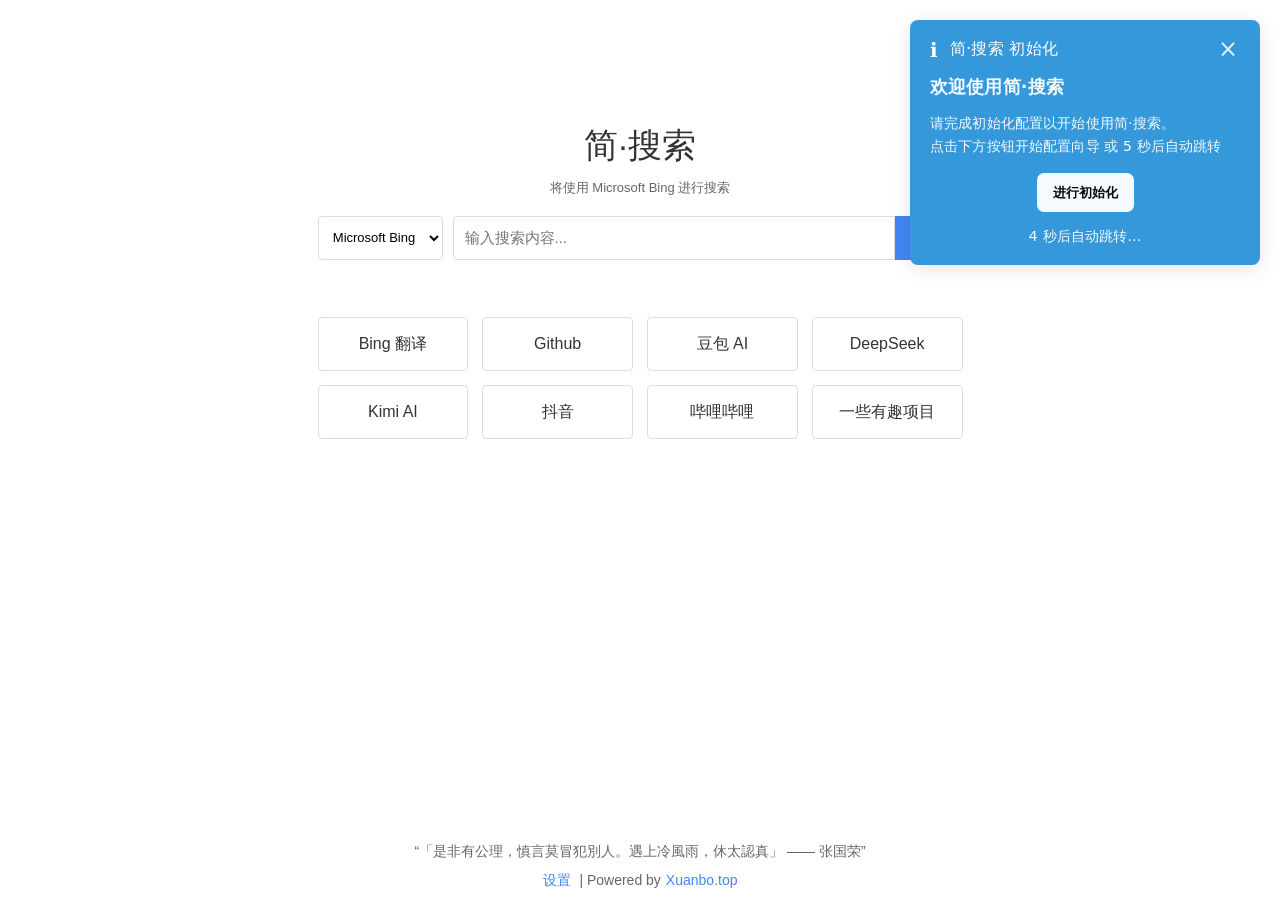
<file: index.html>
<!DOCTYPE html>
<html lang="zh-CN">
<head>
    <meta charset="UTF-8">
    <script src="simple-notice/index.js"></script>
    <meta name="viewport" content="width=device-width, initial-scale=1.0">
    <title>简·搜索</title>
    <script>
      // 立即设置主题防止闪烁
      // 1. 全局开启进度条
      SimpleNotify.configure({ showProgressBar: true });
      (function() {
          const savedTheme = localStorage.getItem('theme') || 'light';
          document.documentElement.setAttribute('data-bs-theme', savedTheme);
      })();

  </script>
    <link rel="stylesheet" href="style.css">
    <link rel="icon" href="./ico.png" type="image/png">
    <script src="UIsettings.js"></script>
    <script src="theme.js"></script>
    <style>
        .settings-overlay {
            position: fixed;
            inset: 0;
            background: rgba(0, 0, 0, 0.1);
            display: flex;
            align-items: center;
            justify-content: center;
            padding: 16px;
            z-index: 1200;
            backdrop-filter: blur(4px);
        }
        .settings-overlay.hidden {
            display: none;
        }
        .settings-modal {
            width: min(980px, 100%);
            max-height: calc(100vh - 40px);
            background: var(--bs-body-bg, #ffffff);
            border-radius: 16px;
            overflow: hidden;
            box-shadow: 0 20px 60px rgba(0, 0, 0, 0.35);
            border: 1px solid rgba(255,255,255,0.1);
            display: flex;
            flex-direction: column;
        }
        .settings-modal-header {
            display: flex;
            justify-content: space-between;
            align-items: center;
            padding: 0.85rem 1rem;
            background: var(--bs-tertiary-bg, #f8f9fa);
            border-bottom: 1px solid var(--bs-border-color, #dee2e6);
        }
        .settings-modal-title {
            margin: 0;
            font-size: 1rem;
            font-weight: 600;
            color: var(--bs-body-color, #222);
        }
        .settings-modal-close {
            background: transparent;
            border: 0;
            color: var(--bs-body-color, #222);
            font-size: 1.5rem;
            line-height: 1;
            cursor: pointer;
            padding: 0;
        }
        .settings-modal-actions {
            display: flex;
            align-items: center;
            gap: 0.45rem;
        }
        .settings-modal-action {
            background: transparent;
            border: 0;
            color: var(--bs-body-color, #222);
            font-size: 1rem;
            line-height: 1;
            cursor: pointer;
            padding: 0.2rem 0.4rem;
            border-radius: 6px;
        }
        .settings-modal-action:hover {
            background: rgba(0, 0, 0, 0.06);
        }
        .settings-modal iframe {
            width: 100%;
            height: calc(100vh - 76px);
            border: 0;
            background: transparent;
        }
        .quick-link-modal {
            width: min(1100px, 100%);
        }
        @media (max-width: 768px) {
            .settings-modal {
                width: 100%;
                height: 100%;
                max-height: none;
                border-radius: 0;
            }
            .settings-modal iframe {
                height: calc(100vh - 56px);
            }
        }
    </style>
</head>
<script>
if ('serviceWorker' in navigator) {
  window.addEventListener('load', function() {
    navigator.serviceWorker.register('sw.js').then(function(registration) {
      console.log('ServiceWorker 注册成功:', registration.scope);
    }, function(err) {
      console.log('ServiceWorker 注册失败:', err);
    });
  });
}
</script>
<body>
    <div class="weather-display" id="weatherDisplay"></div>
    <div class="container">
        <h1 class="search-title">简·搜索</h1>
        <div class="search-subtitle" id="searchSubtitle">将使用 Microsoft Bing 进行搜索</div>
        
        <div class="search-row">
            <div class="engine-selector">
                <select id="engineSelect"></select>
            </div>
            <div class="search-box">
                <input type="text" id="searchInput" placeholder="输入搜索内容..." autocomplete="off" autofocus>
                <button id="searchButton">搜索</button>
            </div>
        </div>
        <ul id="suggestions"></ul>
        <br>
        <div class="quick-links" id="quickLinks"></div>
    </div>

    <div class="footer">
        <div class="hitokoto" id="hitokoto"></div>
        <div class="links">
            <a href="./function/settings/index.html" class="open-settings-link">设置</a> | Powered by<a href="http://xuanbo.top" target="_blank">Xuanbo.top</a>
        </div>
        <div class="links-OnlySettings">
            <a href="./function/settings/index.html" class="open-settings-link">设置</a>
        </div>
    </div>
    <div id="settingsOverlay" class="settings-overlay hidden" aria-hidden="true">
        <div class="settings-modal" role="dialog" aria-modal="true" aria-label="设置">
            <div class="settings-modal-header">
                <h2 class="settings-modal-title">设置</h2>
                <button id="closeSettingsOverlay" class="settings-modal-close" type="button" aria-label="关闭设置">×</button>
            </div>
            <iframe id="settingsIframe" src="./function/settings/index.html" title="简·搜索 设置页面"></iframe>
        </div>
    </div>
    <div id="quickLinkOverlay" class="settings-overlay hidden" aria-hidden="true">
        <div class="settings-modal quick-link-modal" role="dialog" aria-modal="true" aria-label="快捷链接">
            <div class="settings-modal-header">
                <h2 class="settings-modal-title" id="quickLinkModalTitle">快捷链接</h2>
                <div class="settings-modal-actions">
                    <button id="quickLinkOpenNewTabBtn" class="settings-modal-action" type="button" title="在新标签页打开" aria-label="在新标签页打开">↗</button>
                    <button id="quickLinkInfoBtn" class="settings-modal-action" type="button" title="实验室功能说明" aria-label="实验室功能说明">ℹ</button>
                    <button id="closeQuickLinkOverlay" class="settings-modal-close" type="button" aria-label="关闭快捷链接">×</button>
                </div>
            </div>
            <iframe id="quickLinkIframe" title="快捷链接内容"></iframe>
        </div>
    </div>
    <script src="script.js"></script>
    <script src="title.js"></script>
</body>
</html>
</file>
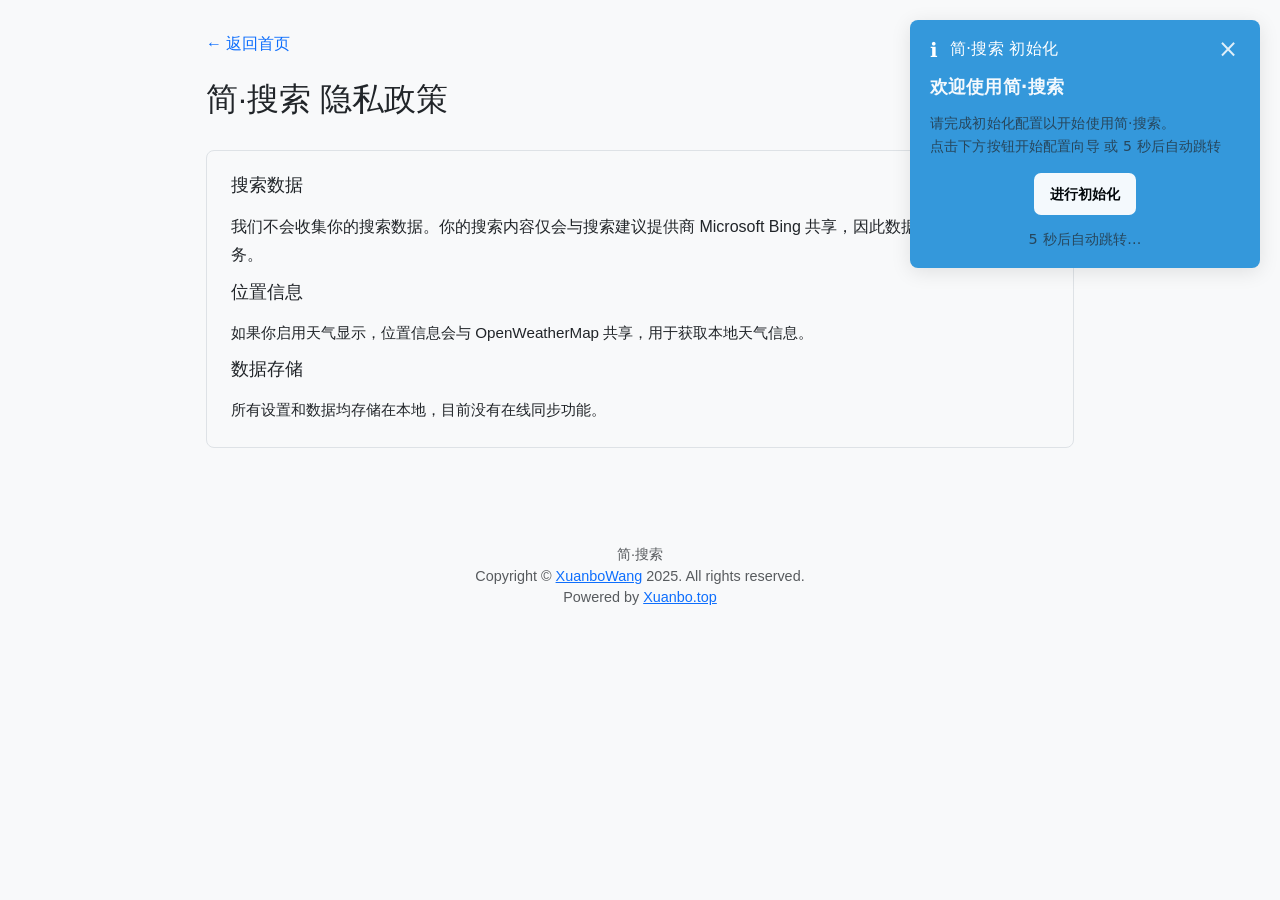
<file: privacypolicy/index.html>
<!DOCTYPE html>
<html lang="zh-CN" data-bs-theme="light">
<head>
  <meta charset="UTF-8">
  <meta name="viewport" content="width=device-width, initial-scale=1.0">
  <meta name="robots" content="noindex">
  <title>隐私政策 - 简·搜索</title>
  <script src="../simple-notice/index.js" async></script>
  <script src="../theme.js"></script>
  <script src="../UIsettings.js"></script>
  <link href="../bootstrap-5.3.8-dist/css/bootstrap.min.css" rel="stylesheet">
  <link rel="stylesheet" href="../style.css">
  <link rel="icon" href="../ico.png" type="image/png">
  <style>
    .policy-wrapper {
      max-width: 900px;
      margin: 2rem auto;
      padding: 0 1rem;
    }

    .policy-header {
      margin-bottom: 2rem;
    }

    .policy-header h1 {
      font-size: 2rem;
      margin-bottom: 0.5rem;
      font-weight: 500;
      color: var(--bs-body-color);
    }

    .policy-content {
      line-height: 1.8;
      color: var(--bs-body-color);
    }

    .policy-section {
      margin-bottom: 2rem;
      padding: 1.5rem;
      border-radius: 8px;
      background-color: var(--bs-tertiary-bg);
      border: 1px solid var(--bs-border-color);
      transition: all 0.3s ease;
    }

    .policy-section h2 {
      font-size: 1.1rem;
      font-weight: 500;
      margin-bottom: 1rem;
      color: var(--bs-body-color);
    }

    .policy-section p {
      margin-bottom: 0.75rem;
      font-size: 0.95rem;
    }

    .policy-section p:last-child {
      margin-bottom: 0;
    }

    .back-link {
      display: inline-block;
      margin-bottom: 1.5rem;
      color: var(--bs-link-color);
      text-decoration: none;
      transition: color 0.3s ease;
    }

    .back-link:hover {
      text-decoration: underline;
    }

    @media (max-width: 768px) {
      .policy-wrapper {
        padding: 0 0.5rem;
        margin: 1rem auto;
      }

      .policy-header h1 {
        font-size: 1.5rem;
      }

      .policy-section {
        padding: 1rem;
      }
    }
  </style>
</head>
<body class="bg-body-tertiary">
  <div class="policy-wrapper">
    <a href="../" class="back-link">← 返回首页</a>

    <div class="policy-header">
      <h1>简·搜索 隐私政策</h1>
    </div>

    <div class="policy-content">
      <div class="policy-section">
        <h2>搜索数据</h2>
        <p></p>我们不会收集你的搜索数据。你的搜索内容仅会与搜索建议提供商 Microsoft Bing 共享，因此数据仅用于搜索建议服务。</p>
        <h2>位置信息</h2>
        <p>如果你启用天气显示，位置信息会与 OpenWeatherMap 共享，用于获取本地天气信息。</p>
        <h2>数据存储</h2>
        <p>所有设置和数据均存储在本地，目前没有在线同步功能。</p>
      </div>
    </div>
  </div>

  <div style="text-align:center; margin-top:2rem; margin-bottom:1.5rem; color: var(--bs-secondary-color); font-size: 0.9rem;">
    简·搜索
    <p>Copyright © <a href="https://github.com/XuanboWangCN" target="_blank">XuanboWang</a> 2025. All rights reserved.<br>
    Powered by <a href="https://xuanbo.top" target="_blank">Xuanbo.top</a><br></p>
  </div>

  <script src="../bootstrap-5.3.8-dist/js/bootstrap.bundle.min.js"></script>
  <script src="../script.js"></script>
</body>
</html>
</file>
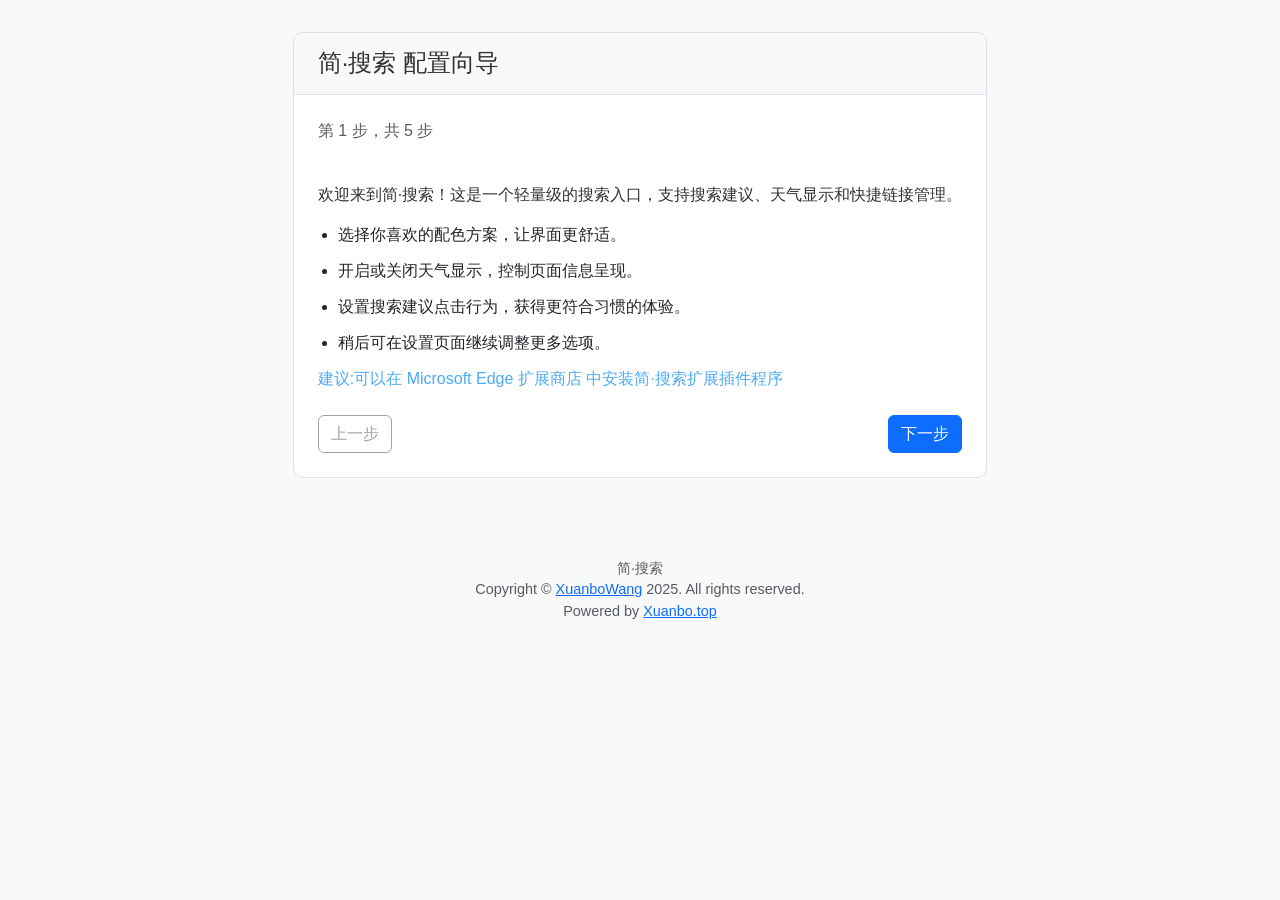
<file: function/oobe/index.html>
<!DOCTYPE html>
<html lang="zh-CN" data-bs-theme="light">
<head>
    <meta charset="UTF-8">
    <meta name="viewport" content="width=device-width, initial-scale=1.0">
    <meta name="robots" content="noindex">
    <title>简·搜索 配置向导</title>
    <script src="../../simple-notice/index.js" async></script>
    <link href="../../bootstrap-5.3.8-dist/css/bootstrap.min.css" rel="stylesheet">
    <link rel="stylesheet" href="../../style.css">
    <link rel="icon" href="../../ico.png" type="image/png">
    <script src="../../theme.js"></script>
    <style>
        .settings-wrapper {
            max-width: 900px;
            margin: 2rem auto;
            padding: 0 1rem;
        }
        .settings-panel {
            border-radius: 10px;
            border: 1px solid var(--bs-border-color);
            background: var(--bs-body-bg);
            overflow: hidden;
            margin-bottom: 1.5rem;
        }
        .settings-header {
            padding: 1rem 1.5rem;
            background-color: var(--bs-tertiary-bg);
            border-bottom: 1px solid var(--bs-border-color);
        }
        .settings-body {
            padding: 1.5rem;
        }
        .settings-section {
            padding: 1.5rem 0;
            border-bottom: 1px solid var(--bs-border-color);
            margin-bottom: 1.5rem;
        }
        .settings-section:last-child {
            border-bottom: none;
            margin-bottom: 0;
            padding-bottom: 0;
        }
        .feature-list {
            margin: 0;
            padding-left: 1.25rem;
            color: var(--bs-body-color);
        }
        .feature-list li {
            margin-bottom: 0.75rem;
        }
        .oobe-note {
            color: var(--bs-secondary-color);
        }
        .wizard-step {
            display: none;
        }
        .wizard-step.active {
            display: block;
        }
        .addon-link {
            color: #4dabf7 !important;
        }
    </style>
</head>
<body class="bg-body-tertiary">
    <div class="settings-wrapper">
        <div class="settings-panel">
            <div class="settings-header">
                <h1 class="h4 mb-0">简·搜索 配置向导</h1>
            </div>
            <div class="settings-body">
                <div class="wizard-status mb-3">
                    <div class="text-muted">第 <span id="oobe-step-number">1</span> 步，共 5 步</div>
                </div>
                <div class="wizard-step active" data-step="1">
                    <div class="settings-section">
                        <p>欢迎来到简·搜索！这是一个轻量级的搜索入口，支持搜索建议、天气显示和快捷链接管理。</p>
                        <ul class="feature-list">
                            <li>选择你喜欢的配色方案，让界面更舒适。</li>
                            <li>开启或关闭天气显示，控制页面信息呈现。</li>
                            <li>设置搜索建议点击行为，获得更符合习惯的体验。</li>
                            <li>稍后可在设置页面继续调整更多选项。</li>
                        </ul>
                        <p><a href="https://microsoftedge.microsoft.com/addons/detail/%E7%AE%80%C2%B7%E6%90%9C%E7%B4%A2-%E6%96%B0%E6%A0%87%E7%AD%BE%E9%A1%B5%E8%B5%B7%E5%A7%8B%E9%A1%B5/deadphldhahcdcfnegoneoneipkddhmn" class="link-secondary text-decoration-none addon-link mb-4">建议:可以在 Microsoft Edge 扩展商店 中安装简·搜索扩展插件程序</a></p>
                    </div>

                </div>
                <div class="wizard-step d-none" data-step="2">
                    <div class="settings-section">
                        <h2 class="h5 mb-3">隐私政策</h2>
                        <p>我们不会收集你的搜索数据。你的搜索内容仅会与搜索建议提供商 Microsoft Bing 共享，因此数据仅用于搜索建议服务。</p>
                        <p>如果你启用天气显示，位置信息会与 OpenWeatherMap 共享，用于获取本地天气信息。</p>
                        <p>所有设置和数据均存储在本地，目前没有在线同步功能。</p>
                        <div class="form-check">
                            <input class="form-check-input" type="checkbox" id="oobePrivacyAgree">
                            <label class="form-check-label" for="oobePrivacyAgree">我已阅读并同意隐私政策</label>
                        </div>
                    </div>
                </div>
                <div class="wizard-step d-none" data-step="3">
                    <div class="settings-section">
                        <h2 class="h5 mb-3">配色方案</h2>
                        <div class="mb-3">
                            <label class="form-label" for="oobeThemeSelect">选择主题</label>
                            <select class="form-select" id="oobeThemeSelect">
                                <option value="light">浅色模式</option>
                                <option value="dark">深色模式</option>
                                <option value="dark-Google">深色模式 - Google样式</option>
                                <option value="dark-Edge">深色模式 - MsEdge样式</option>
                            </select>
                            <div class="form-text">设置首页和设置页面的配色风格。</div>
                        </div>
                    </div>
                    <p><a href="https://microsoftedge.microsoft.com/addons/detail/%E7%AE%80%C2%B7%E6%90%9C%E7%B4%A2-%E6%96%B0%E6%A0%87%E7%AD%BE%E9%A1%B5%E8%B5%B7%E5%A7%8B%E9%A1%B5/deadphldhahcdcfnegoneoneipkddhmn" class="link-secondary text-decoration-none addon-link mb-4">建议:你可以在 Microsoft Edge 扩展商店 中安装简·搜索扩展插件程序</a></p>
                </div>
                <div class="wizard-step d-none" data-step="4">
                    <div class="settings-section">
                        <h2 class="h5 mb-3">显示设置</h2>
                        <div class="mb-3 form-check form-switch">
                            <input class="form-check-input" type="checkbox" id="oobeWeatherToggle">
                            <label class="form-check-label" for="oobeWeatherToggle">显示天气信息</label>
                        </div>
                    </div>
                    <div class="settings-section">
                        <h2 class="h5 mb-3">搜索建议行为</h2>
                        <div class="mb-3">
                            <label class="form-label" for="oobeSuggestionBehavior">点击搜索建议后的行为</label>
                            <select class="form-select" id="oobeSuggestionBehavior">
                                <option value="fill">填充到搜索框（需手动点击搜索）</option>
                                <option value="direct">直接跳转搜索结果</option>
                            </select>
                            <div class="form-text">选择点击建议后是否直接打开搜索结果。</div>
                        </div>
                        <div class="mb-3">
                            <label class="form-label" for="oobeSearchOpenMode">搜索结果打开方式</label>
                            <select class="form-select" id="oobeSearchOpenMode">
                                <option value="newTab">在新标签页打开</option>
                                <option value="current">在当前标签页打开</option>
                            </select>
                            <div class="form-text">选择搜索或直接跳转时是在新标签页打开还是在当前标签页打开。</div>
                        </div>
                    </div>
                    <p><a href="https://microsoftedge.microsoft.com/addons/detail/%E7%AE%80%C2%B7%E6%90%9C%E7%B4%A2-%E6%96%B0%E6%A0%87%E7%AD%BE%E9%A1%B5%E8%B5%B7%E5%A7%8B%E9%A1%B5/deadphldhahcdcfnegoneoneipkddhmn" class="link-secondary text-decoration-none addon-link mb-4" target="_blank">建议:你可以在 Microsoft Edge 扩展商店 中安装简·搜索扩展插件程序</a></p>
                </div>
                <div class="wizard-step d-none" data-step="5">
                    <div class="settings-section">
                        <h2 class="h5 mb-3">确认并完成</h2>
                        <p class="oobe-note">初始化后，将保存你的配色、天气显示和搜索建议行为设置。你也可以在设置页面继续调整更多选项。</p>
                        <ul class="feature-list" id="oobe-summary"></ul>
                        <button id="finishOobe" class="btn btn-primary w-100">开始使用</button>
                        <!-- <p class="text-center mt-3"><a href="../../index.html" class="link-secondary">稍后再配置，返回首页</a></p> -->
                    </div>
                    <p><a href="https://microsoftedge.microsoft.com/addons/detail/%E7%AE%80%C2%B7%E6%90%9C%E7%B4%A2-%E6%96%B0%E6%A0%87%E7%AD%BE%E9%A1%B5%E8%B5%B7%E5%A7%8B%E9%A1%B5/deadphldhahcdcfnegoneoneipkddhmn" class="link-secondary text-decoration-none addon-link mb-4">建议:你可以在 Microsoft Edge 扩展商店 中安装简·搜索扩展插件程序</a></p>
                </div>
                <div class="d-flex justify-content-between mt-4">
                    <button id="oobe-prev" class="btn btn-outline-secondary" disabled>上一步</button>
                    <button id="oobe-next" class="btn btn-primary">下一步</button>
                </div>
            </div>
        </div>
    </div>
    <div style="text-align:center; margin-top:1.5rem; color: var(--bs-secondary-color); font-size: 0.9rem;">
        简·搜索
        <p>Copyright © <a href="https://github.com/XuanboWangCN" target="_blank">XuanboWang</a> 2025. All rights reserved.<br>
        Powered by <a href="https://xuanbo.top" target="_blank">Xuanbo.top</a><br></p>
    </div>
    <script src="oobe.js"></script>
</body>
</html>
</file>
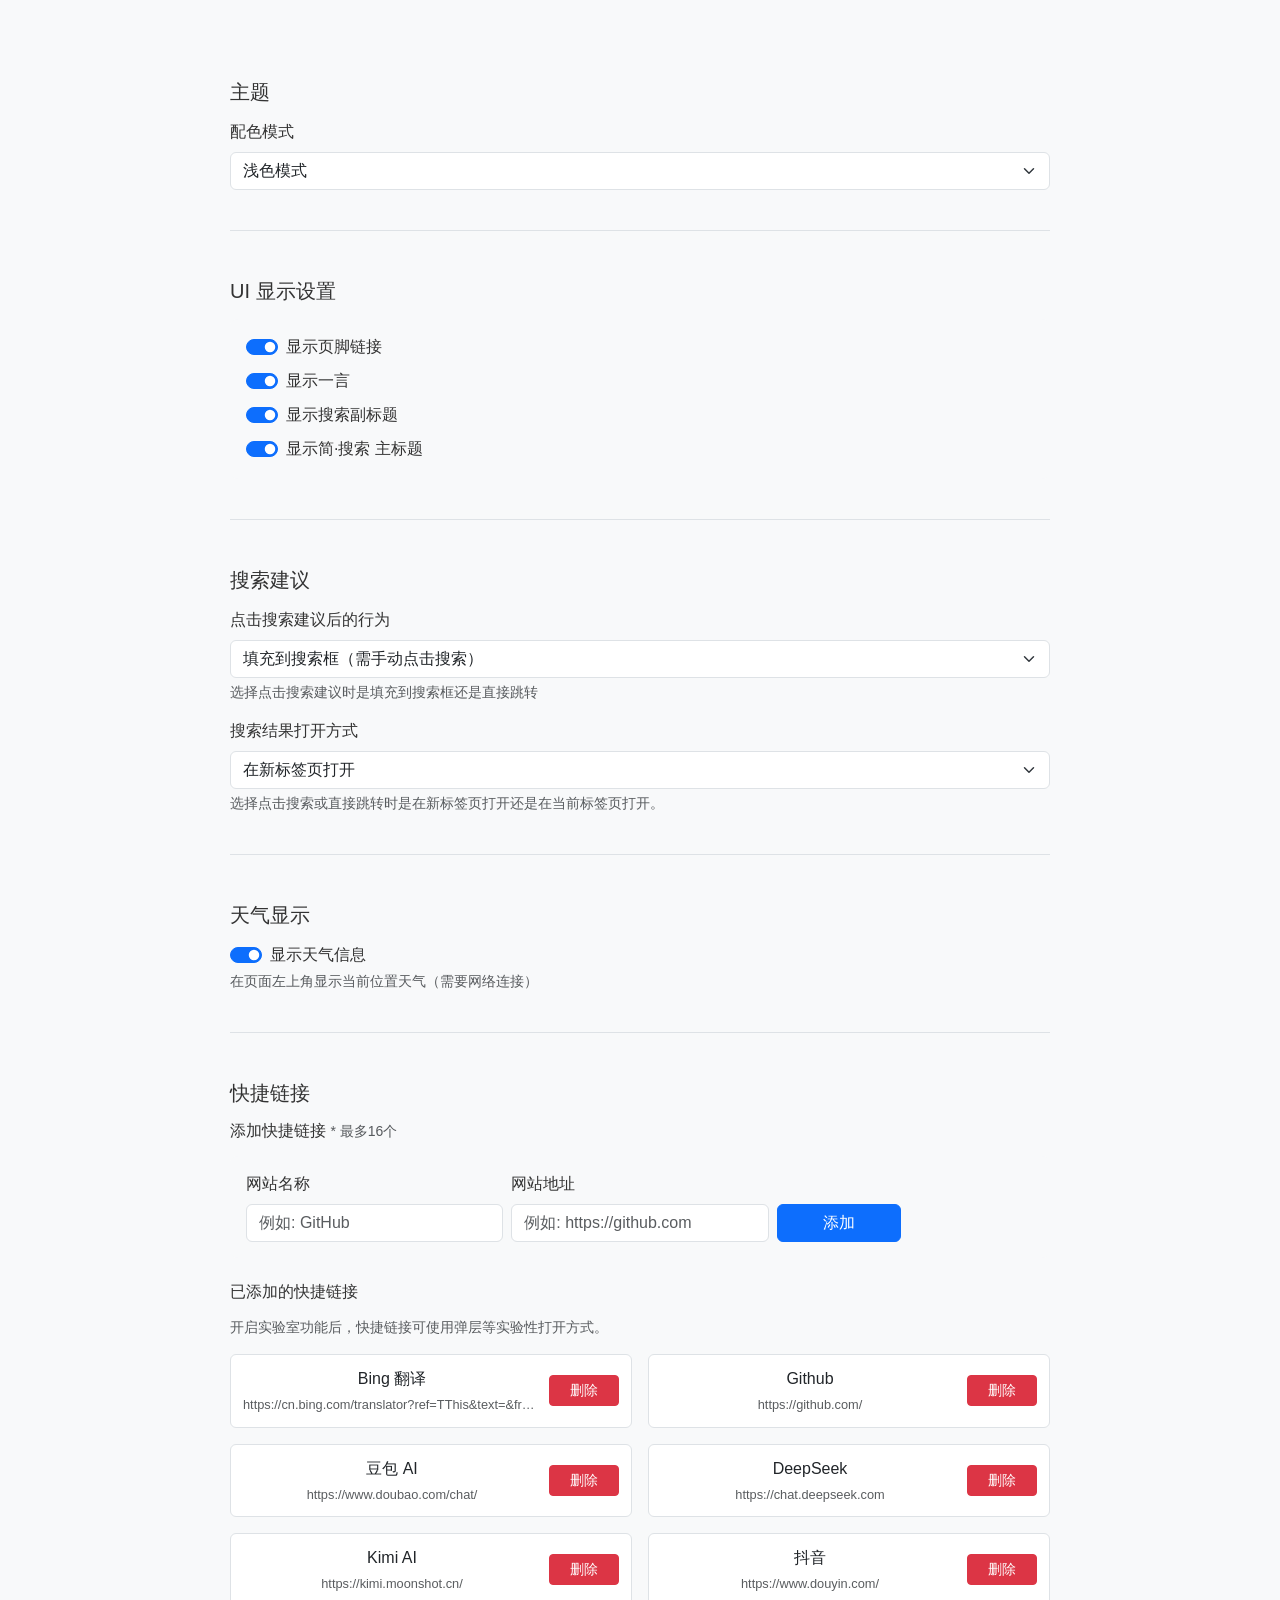
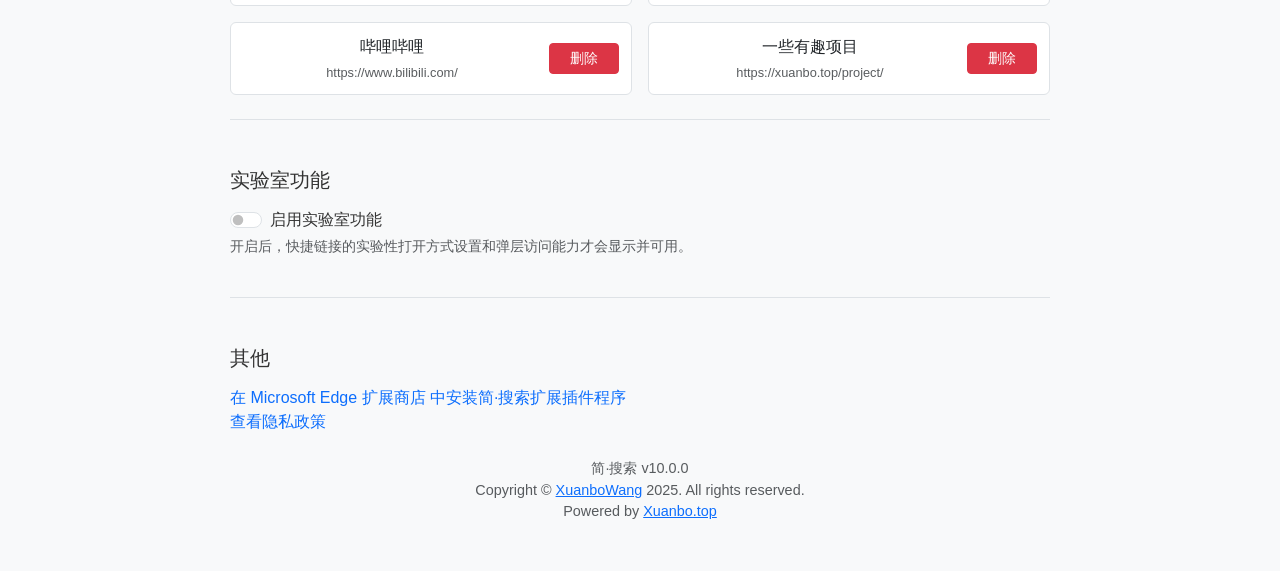
<file: function/settings/index.html>
<!DOCTYPE html>
<html lang="zh-CN" data-bs-theme="light">
<head>
    <meta charset="UTF-8">
    <meta name="viewport" content="width=device-width, initial-scale=1.0">
    <meta name="robots" content="noindex">
    <title>设置 - 简·搜索</title>
    <script src="../../simple-notice/index.js" async></script>
    <script src="../../theme.js"></script>
    <script src="../../UIsettings.js"></script>
    <link href="../../bootstrap-5.3.8-dist/css/bootstrap.min.css" rel="stylesheet">
    <link rel="stylesheet" href="../../style.css">
    <link rel="icon" href="../../ico.png" type="image/png">
    <style>
        .settings-wrapper {
            max-width: 900px;
            margin: 2rem auto;
            padding: 0 1rem;
        }
        
        .settings-panel {
            border: none;
            background: transparent;
            overflow: visible;
            margin-bottom: 1.5rem;
        }
        
        .settings-header {
            display: none;
        }
        
        .settings-body {
            padding: 0;
        }
        
        .settings-section {
            padding: 1.5rem 0;
            border-bottom: 1px solid var(--bs-border-color);
            margin-bottom: 1.5rem;
            margin-left: 1.5rem;
            margin-right: 1.5rem;
        }
        
        .settings-section:first-child {
            margin-top: 1.5rem;
        }
        
        .settings-section:last-child {
            border-bottom: none;
            margin-bottom: 1.5rem;
            padding-bottom: 0;
        }
        
        /* 修改为固定两列布局 */
        .quick-links-container {
            display: grid;
            grid-template-columns: repeat(2, 1fr);
            gap: 1rem;
        }
        
        /* 快捷链接项样式优化 */
        .quick-link-item {
            display: flex;
            align-items: center;
            padding: 0.75rem;
            border-radius: 6px;
            background-color: var(--bs-body-bg);
            border: 1px solid var(--bs-border-color);
            transition: all 0.2s ease;
            min-width: 0;
            max-width: 100%;
            box-sizing: border-box;
        }
        
        .quick-link-item:hover {
            background-color: var(--bs-tertiary-bg);
        }
        
        .quick-link-content {
            flex: 1;
            min-width: 0;
            padding-right: 0.5rem;
            overflow: hidden;
        }
        
        .quick-link-name {
            font-weight: 500;
            margin-bottom: 0.25rem;
            white-space: nowrap;
            overflow: hidden;
            text-overflow: ellipsis;
            color: var(--bs-body-color);
        }
        
        .quick-link-url {
            color: var(--bs-secondary-color);
            font-size: 0.8rem;
            white-space: nowrap;
            overflow: hidden;
            text-overflow: ellipsis;
            display: block;
        }
        
        .btn-delete {
            flex-shrink: 0;
            width: 70px;
        }

        .quick-link-actions {
            display: flex;
            align-items: center;
            gap: 0.5rem;
            flex-shrink: 0;
        }

        .quick-link-actions .form-select {
            min-width: 96px;
            width: 96px;
        }

        .quick-link-actions.lab-disabled {
            gap: 0;
        }
        
        .empty-message {
            color: var(--bs-secondary-color);
            text-align: center;
            padding: 1.5rem 0;
            grid-column: 1 / -1;
        }
        
        .addon-link {
            color: #4dabf7 !important;
        }
        
        .add-quicklink-form {
            padding: 1rem;
            border-radius: 8px;
            background-color: var(--bs-tertiary-bg);
            margin-bottom: 1.5rem;
        }
        
        .footer-links {
            text-align: center;
            padding-top: 1.5rem;
            margin-top: 1.5rem;
            border-top: 1px solid var(--bs-border-color);
        }

        .settings-wrapper > div:last-child {
            margin-left: 1.5rem;
            margin-right: 1.5rem;
        }
        
        @media (max-width: 768px) {
            .settings-wrapper {
                padding: 0;
            }
            
            /* 小屏幕下改为单列 */
            .quick-links-container {
                grid-template-columns: 1fr;
            }
            
            .quick-link-item {
                flex-direction: row;
            }
            
            .btn-delete {
                width: 70px;
                margin-top: 0;
            }
        }
    </style>
</head>
<body class="bg-body-tertiary">
    <div class="settings-wrapper">
        <div class="settings-panel">
            <!--
            废弃的
            <div class="settings-header d-flex justify-content-between align-items-center flex-wrap gap-2">
                <h1 class="h4 mb-0">设置</h1>
                <a href="../../index.html" class="link-secondary text-decoration-none addon-link">← 返回 简·搜索</a>
            </div>
            -->
            <div class="settings-body">
                <!--h2 class="h5 mb-3"><p><a href="https://microsoftedge.microsoft.com/addons/detail/%E7%AE%80%C2%B7%E6%90%9C%E7%B4%A2-%E6%96%B0%E6%A0%87%E7%AD%BE%E9%A1%B5%E8%B5%B7%E5%A7%8B%E9%A1%B5/deadphldhahcdcfnegoneoneipkddhmn" class="link-secondary text-decoration-none addon-link mb-4" target="_blank">建议:你可以在 Microsoft Edge 扩展商店 中安装简·搜索扩展插件程序</a></p>
            </h2>-->
                <div class="settings-section">
                    <h2 class="h5 mb-3">主题</h2>
                    <div class="mb-3">
                        <label class="form-label">配色模式</label>
                        <select class="form-select" id="themeSelect">
                            <option value="light">浅色模式</option>
                            <option value="dark">深色模式</option>
                            <option value="dark-Google">深色模式 - Google样式</option>
                            <option value="dark-Edge">深色模式 - MsEdge样式</option>
                        </select>
                    </div>
                </div>
                
                <div class="settings-section">
                    <h2 class="h5 mb-3">搜索建议</h2>
                    <div class="mb-3">
                        <label class="form-label">点击搜索建议后的行为</label>
                        <select class="form-select" id="suggestionBehavior">
                            <option value="fill">填充到搜索框（需手动点击搜索）</option>
                            <option value="direct">直接跳转搜索结果</option>
                        </select>
                        <div class="form-text">选择点击搜索建议时是填充到搜索框还是直接跳转</div>
                    </div>
                    <div class="mb-3">
                        <label class="form-label">搜索结果打开方式</label>
                        <select class="form-select" id="searchOpenMode">
                            <option value="newTab">在新标签页打开</option>
                            <option value="current">在当前标签页打开</option>
                        </select>
                        <div class="form-text">选择点击搜索或直接跳转时是在新标签页打开还是在当前标签页打开。</div>
                    </div>
                </div>
                
                <div class="settings-section">
                    <h2 class="h5 mb-3">天气显示</h2>
                    <div class="mb-3">
                        <div class="form-check form-switch">
                            <input class="form-check-input" type="checkbox" role="switch" id="weatherToggle">
                            <label class="form-check-label" for="weatherToggle">显示天气信息</label>
                        </div>
                        <div class="form-text">在页面左上角显示当前位置天气（需要网络连接）</div>
                    </div>
                </div>
                
                <div class="settings-section">
                    <h2 class="h5 mb-3">快捷链接</h2>
                    <h3 class="h6 mb-3">添加快捷链接 <small class="text-muted">* 最多16个</small></h3>
                    <div class="add-quicklink-form">
                        <div class="row g-2">
                            <div class="col-md-4">
                                <label for="quickName" class="form-label">网站名称</label>
                                <input type="text" class="form-control" id="quickName" placeholder="例如: GitHub" maxlength="20">
                            </div>
                            <div class="col-md-4">
                                <label for="quickUrl" class="form-label">网站地址</label>
                                <input type="text" class="form-control" id="quickUrl" placeholder="例如: https://github.com">
                            </div>
                            <div class="col-md-2" id="quickOpenModeGroup">
                                <label for="quickOpenMode" class="form-label" id="quickOpenModeLabel">打开方式</label>
                                <select class="form-select" id="quickOpenMode">
                                    <option value="newTab">新标签页</option>
                                    <option value="current">当前页</option>
                                    <option value="popup">弹层</option>
                                </select>
                            </div>
                            <div class="col-md-2 d-flex align-items-end">
                                <button class="btn btn-primary w-100" id="addQuickLink">添加</button>
                            </div>
                        </div>
                    </div>
                    
                    <div class="mt-2">
                        <h3 class="h6 mb-3">已添加的快捷链接</h3>
                        <div class="form-text mt-2 mb-3" id="quickLinkLabHint">开启实验室功能后，快捷链接可使用弹层等实验性打开方式。</div>
                        <div class="quick-links-container" id="currentQuickLinks">
                            <div class="empty-message">暂未添加快捷网站</div>
                        </div>
                    </div>
                </div>

                <div class="settings-section">
                    <h2 class="h5 mb-3">实验室功能</h2>
                    <div class="mb-3">
                        <div class="form-check form-switch">
                            <input class="form-check-input" type="checkbox" role="switch" id="labFeatureToggle">
                            <label class="form-check-label" for="labFeatureToggle">启用实验室功能</label>
                        </div>
                        <div class="form-text">开启后，快捷链接的实验性打开方式设置和弹层访问能力才会显示并可用。</div>
                    </div>
                </div>
                <div class="settings-section">
                    <h2 class="h5 mb-3">其他</h2>
                    <div class="mb-3">
                        <a href="https://microsoftedge.microsoft.com/addons/detail/%E7%AE%80%C2%B7%E6%90%9C%E7%B4%A2-%E6%96%B0%E6%A0%87%E7%AD%BE%E9%A1%B5%E8%B5%B7%E5%A7%8B%E9%A1%B5/deadphldhahcdcfnegoneoneipkddhmn" target="_blank" class="" style="color: var(--bs-link-color); text-decoration: none;">在 Microsoft Edge 扩展商店 中安装简·搜索扩展插件程序</a>
                        <br><a href="https://s.xuanbo.top/privacypolicy/" target="_blank" class="" style="color: var(--bs-link-color); text-decoration: none;">查看隐私政策</a>
                    </div>
                </div>
            </div>
        </div>
    <div style="text-align:center; margin-top:1.5rem; color: var(--bs-secondary-color); font-size: 0.9rem;">
        简·搜索 v10.0.0
        <p>Copyright © <a href="https://github.com/XuanboWangCN" target="_blank">XuanboWang</a> 2025. All rights reserved.<br>
        Powered by <a href="https://xuanbo.top" target="_blank">Xuanbo.top</a><br></p>
    </div>

    <script src="../../bootstrap-5.3.8-dist/js/bootstrap.bundle.min.js"></script>
    <script src="../../script.js"></script>
</body>
</html>
</file>
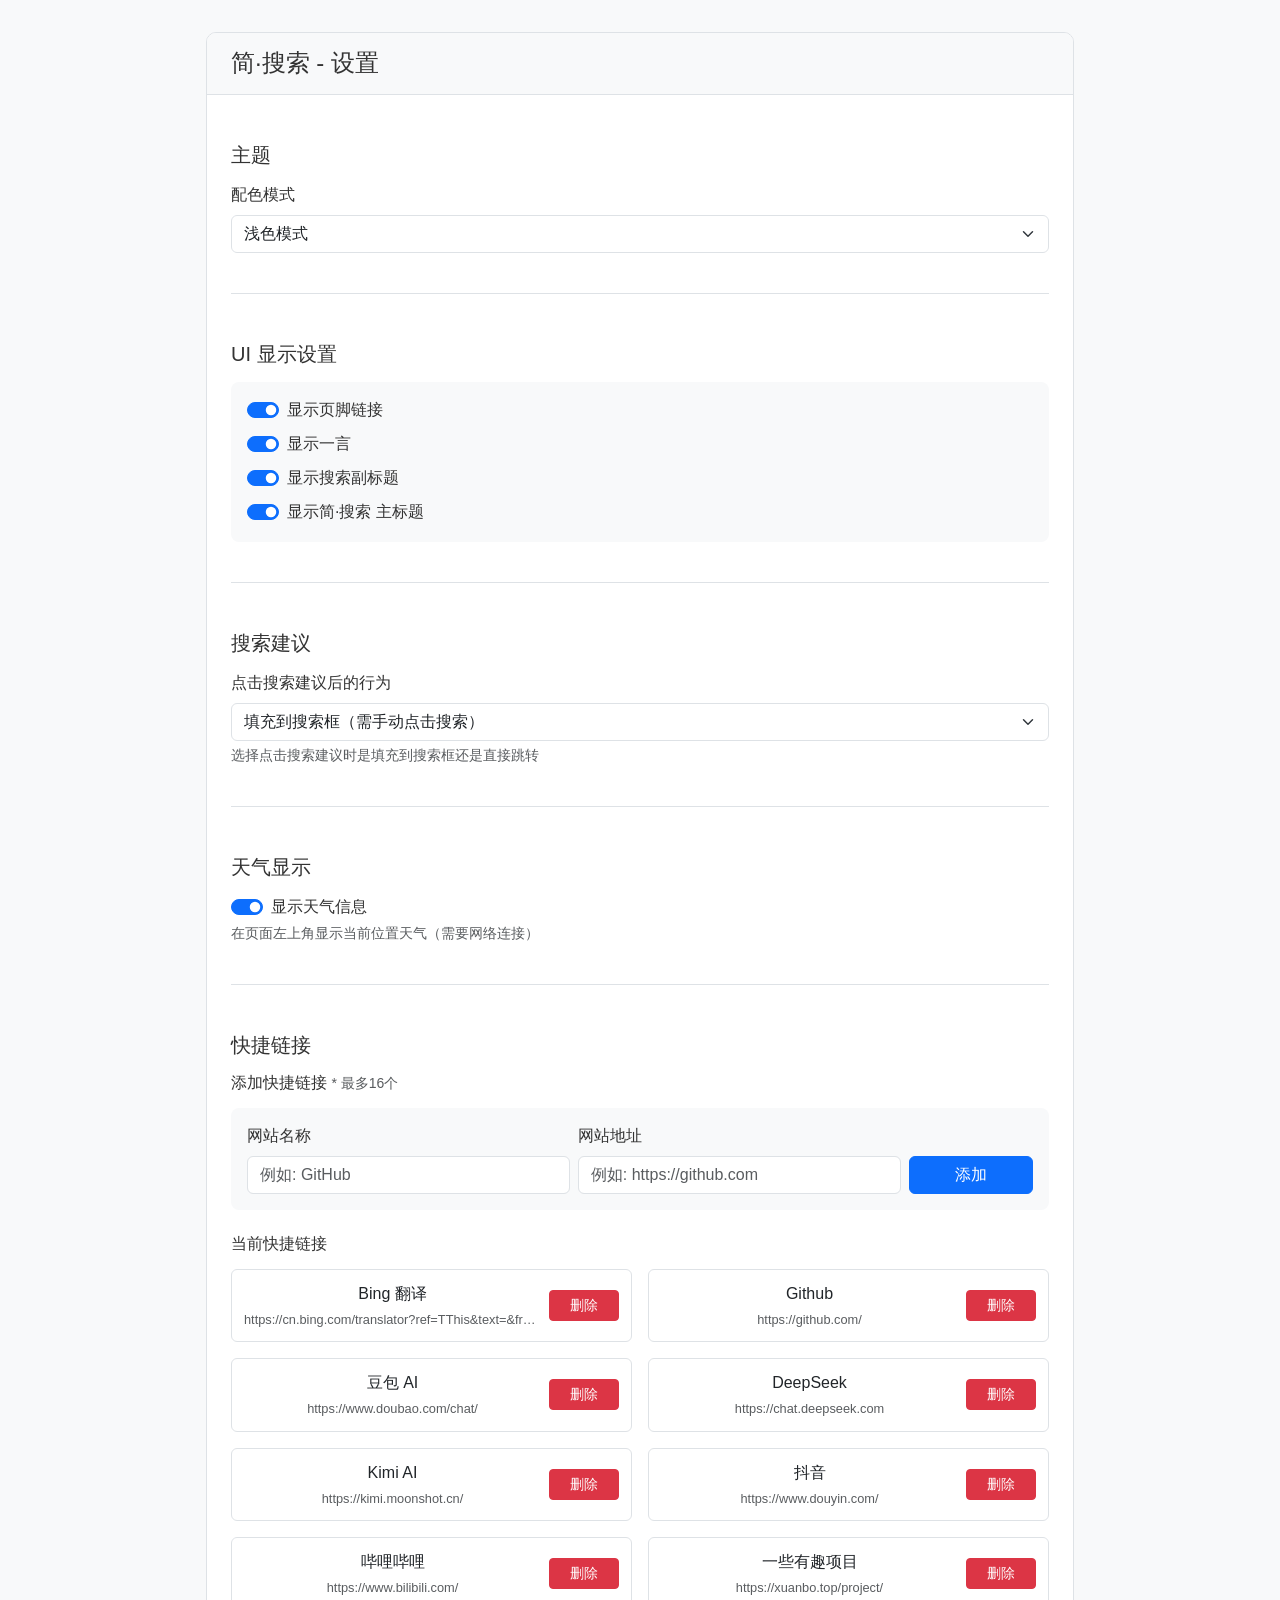
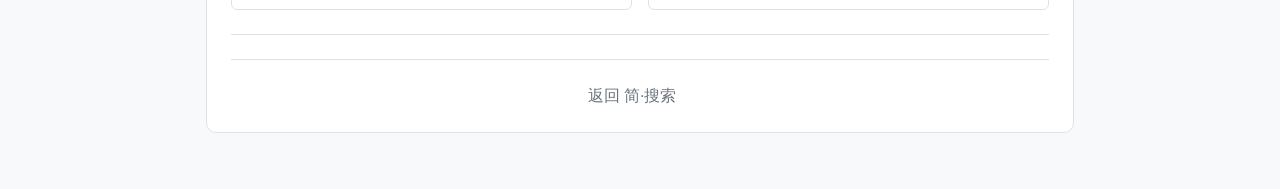
<file: settings.html>
<!DOCTYPE html>
<html lang="zh-CN" data-bs-theme="light">
<head>
    <meta charset="UTF-8">
    <meta name="viewport" content="width=device-width, initial-scale=1.0">
    <title>设置 - 简·搜索</title>
    <script src="https://xuanbo.top/assets/simple-notice/index.js" async></script>
    <script src="theme.js"></script>
    <script src="UIsettings.js"></script>
    <link href="https://cdn.bootcdn.net/ajax/libs/bootstrap/5.3.0/css/bootstrap.min.css" rel="stylesheet">
    <link rel="stylesheet" href="style.css">
    <link rel="icon" href="./ico.png" type="image/png">
    <style>
        .settings-wrapper {
            max-width: 900px;
            margin: 2rem auto;
            padding: 0 1rem;
        }
        
        .settings-panel {
            border-radius: 10px;
            border: 1px solid var(--bs-border-color);
            background: var(--bs-body-bg);
            overflow: hidden;
            margin-bottom: 1.5rem;
        }
        
        .settings-header {
            padding: 1rem 1.5rem;
            background-color: var(--bs-tertiary-bg);
            border-bottom: 1px solid var(--bs-border-color);
        }
        
        .settings-body {
            padding: 1.5rem;
        }
        
        .settings-section {
            padding: 1.5rem 0;
            border-bottom: 1px solid var(--bs-border-color);
            margin-bottom: 1.5rem;
        }
        
        .settings-section:last-child {
            border-bottom: none;
            margin-bottom: 0;
            padding-bottom: 0;
        }
        
        /* 修改为固定两列布局 */
        .quick-links-container {
            display: grid;
            grid-template-columns: repeat(2, 1fr);
            gap: 1rem;
        }
        
        /* 快捷链接项样式优化 */
        .quick-link-item {
            display: flex;
            align-items: center;
            padding: 0.75rem;
            border-radius: 6px;
            background-color: var(--bs-body-bg);
            border: 1px solid var(--bs-border-color);
            transition: all 0.2s ease;
            min-width: 0;
            max-width: 100%;
            box-sizing: border-box;
        }
        
        .quick-link-item:hover {
            background-color: var(--bs-tertiary-bg);
        }
        
        .quick-link-content {
            flex: 1;
            min-width: 0;
            padding-right: 0.5rem;
            overflow: hidden;
        }
        
        .quick-link-name {
            font-weight: 500;
            margin-bottom: 0.25rem;
            white-space: nowrap;
            overflow: hidden;
            text-overflow: ellipsis;
            color: var(--bs-body-color);
        }
        
        .quick-link-url {
            color: var(--bs-secondary-color);
            font-size: 0.8rem;
            white-space: nowrap;
            overflow: hidden;
            text-overflow: ellipsis;
            display: block;
        }
        
        .btn-delete {
            flex-shrink: 0;
            width: 70px;
        }
        
        .empty-message {
            color: var(--bs-secondary-color);
            text-align: center;
            padding: 1.5rem 0;
            grid-column: 1 / -1;
        }
        
        .add-quicklink-form {
            padding: 1rem;
            border-radius: 8px;
            background-color: var(--bs-tertiary-bg);
            margin-bottom: 1.5rem;
        }
        
        .footer-links {
            text-align: center;
            padding-top: 1.5rem;
            margin-top: 1.5rem;
            border-top: 1px solid var(--bs-border-color);
        }
        
        @media (max-width: 768px) {
            .settings-wrapper {
                padding: 0;
            }
            
            /* 小屏幕下改为单列 */
            .quick-links-container {
                grid-template-columns: 1fr;
            }
            
            .quick-link-item {
                flex-direction: row;
            }
            
            .btn-delete {
                width: 70px;
                margin-top: 0;
            }
        }
    </style>
</head>
<body class="bg-body-tertiary">
    <div class="settings-wrapper">
        <div class="settings-panel">
            <div class="settings-header">
                <h1 class="h4 mb-0">简·搜索 - 设置</h1>
            </div>
            
            <div class="settings-body">
                <div class="settings-section">
                    <h2 class="h5 mb-3">主题</h2>
                    <div class="mb-3">
                        <label class="form-label">配色模式</label>
                        <select class="form-select" id="themeSelect">
                            <option value="light">浅色模式</option>
                            <option value="dark">深色模式</option>
                        </select>
                    </div>
                </div>
                
                <div class="settings-section">
                    <h2 class="h5 mb-3">搜索建议</h2>
                    <div class="mb-3">
                        <label class="form-label">点击搜索建议后的行为</label>
                        <select class="form-select" id="suggestionBehavior">
                            <option value="fill">填充到搜索框（需手动点击搜索）</option>
                            <option value="direct">直接跳转搜索结果</option>
                        </select>
                        <div class="form-text">选择点击搜索建议时是填充到搜索框还是直接跳转</div>
                    </div>
                </div>
                
                <div class="settings-section">
                    <h2 class="h5 mb-3">天气显示</h2>
                    <div class="mb-3">
                        <div class="form-check form-switch">
                            <input class="form-check-input" type="checkbox" role="switch" id="weatherToggle">
                            <label class="form-check-label" for="weatherToggle">显示天气信息</label>
                        </div>
                        <div class="form-text">在页面左上角显示当前位置天气（需要网络连接）</div>
                    </div>
                </div>
                
                <div class="settings-section">
                    <h2 class="h5 mb-3">快捷链接</h2>
                    <h3 class="h6 mb-3">添加快捷链接 <small class="text-muted">* 最多16个</small></h3>
                    <div class="add-quicklink-form">
                        <div class="row g-2">
                            <div class="col-md-5">
                                <label for="quickName" class="form-label">网站名称</label>
                                <input type="text" class="form-control" id="quickName" placeholder="例如: GitHub" maxlength="20">
                            </div>
                            <div class="col-md-5">
                                <label for="quickUrl" class="form-label">网站地址</label>
                                <input type="text" class="form-control" id="quickUrl" placeholder="例如: https://github.com">
                            </div>
                            <div class="col-md-2 d-flex align-items-end">
                                <button class="btn btn-primary w-100" id="addQuickLink">添加</button>
                            </div>
                        </div>
                    </div>
                    
                    <div class="mt-2">
                        <h3 class="h6 mb-3">当前快捷链接</h3>
                        <div class="quick-links-container" id="currentQuickLinks">
                            <div class="empty-message">暂无快捷网站，请在上方添加</div>
                        </div>
                    </div>
                </div>
                
                <div class="footer-links">
                    <a href="index.html" class="link-secondary text-decoration-none me-3">返回 简·搜索</a><br>
                </div>
            </div>
        </div>
    </div>

    <script src="https://cdn.bootcdn.net/ajax/libs/bootstrap/5.3.0/js/bootstrap.bundle.min.js"></script>
    <script src="script.js"></script>
</body>
</html>
</file>
<file: style.css>
/* 防止闪烁的基础样式 */
html {
    background-color: #fff;
    transition: background-color 0.2s ease;
}

html[data-bs-theme="dark"] {
    background-color: var(--bg-color);
}
html[data-bs-theme="dark-Google"] {
    background-color: var(--bg-color);
}
html[data-bs-theme="dark-Edge"] {
    background-color: var(--bg-color);
}
/* 基础样式 */
body {
    font-family: 'Segoe UI', Tahoma, Geneva, Verdana, sans-serif;
    margin: 0;
    padding: 0;
    background: white;
    color: #333;
    display: flex;
    flex-direction: column;
    min-height: 100vh;
    overflow-x: hidden;
    transition: background-color 0.3s ease, color 0.3s ease;
}

/* 容器样式 */
.container {
    width: 95%;
    max-width: 665px;
    margin: 100px auto 20px;
    padding: 0 10px;
    flex: 1;
    box-sizing: border-box;
    transition: all 0.3s ease;
}

/* 搜索标题 */
.search-title {
    text-align: center;
    margin-bottom: 10px;
    font-weight: 100;
    font-family: 'Segoe UI', 'Microsoft YaHei', sans-serif;
    font-size: 34px;
    color: #333;
    transition: color 0.3s ease;
}

.search-subtitle {
    text-align: center;
    margin-bottom: 19px;
    color: #666;
    font-size: 13px;
    transition: color 0.3s ease;
}

/* 搜索框区域 */
.search-row {
    display: flex;
    align-items: center;
    margin-bottom: 10px;
    width: 100%;
}

.engine-selector {
    flex: 0 0 auto;
    margin-right: 10px;
    height: 44px;
}

.engine-selector select {
    height: 100%;
    padding: 0 10px;
    border: 1px solid #ddd;
    border-radius: 4px;
    background: white;
    font-size: 13px;
    min-width: 114px;
    width: auto;
    max-width: 190px;
    white-space: nowrap;
    overflow: hidden;
    text-overflow: ellipsis;
    line-height: 42px;
    text-align: center;
    text-align-last: center;
    -moz-text-align-last: center;
    transition: all 0.3s ease;
}

.search-box {
    display: flex;
    flex: 1;
    height: 44px;
}

#searchInput {
    flex: 1;
    padding: 11px;
    font-size: 15px;
    border: 1px solid #ddd;
    border-radius: 4px 0 0 4px;
    outline: none;
    height: 100%;
    box-sizing: border-box;
    line-height: 19px;
    transition: all 0.3s ease;
}

#searchButton {
    padding: 0 19px;
    background: #4285f4;
    color: white;
    border: none;
    border-radius: 0 4px 4px 0;
    cursor: pointer;
    font-size: 15px;
    height: 100%;
    line-height: 44px;
    transition: background-color 0.3s ease;
}

#searchButton:hover {
    background: #3367d6;
}

/* 搜索建议 */
#suggestions {
    list-style: none;
    padding: 0;
    margin: 5px 0 0 0;
    border: 1px solid #ddd;
    border-radius: 4px;
    box-shadow: 0 2px 4px rgba(0,0,0,0.1);
    display: none;
    position: absolute;
    width: calc(95% - 38px);
    max-width: 665px;
    z-index: 100;
    background: white;
    box-sizing: border-box;
    left: 50%;
    transform: translateX(-50%);
    transition: all 0.3s ease;
}

#suggestions li {
    padding: 10px;
    cursor: pointer;
    background: white;
    border-bottom: 1px solid #eee;
    overflow: hidden;
    text-overflow: ellipsis;
    white-space: nowrap;
    line-height: 1.5;
    transition: all 0.3s ease;
}

#suggestions li:hover {
    background-color: #f8f9fa;
}

#suggestions li:last-child {
    border-bottom: none;
}

/* 快捷链接 */
.quick-links {
    display: grid;
    grid-template-columns: repeat(4, 1fr);
    gap: 14px;
    margin-top: 29px;
}

.quick-link-item {
    background: white;
    padding: 14px;
    border-radius: 4px;
    cursor: pointer;
    transition: all 0.3s ease;
    border: 1px solid #dddddd;
    text-align: center;
    overflow: hidden;
    text-overflow: ellipsis;
    white-space: nowrap;
    line-height: 1.5;
}

.quick-link-item:hover {
    transform: translateY(-2px);
    box-shadow: 0 2px 5px rgba(0,0,0,0.15);
    border-color: #ddd;
}

/* 页脚 */
.footer {
    text-align: center;
    padding: 10px;
    margin-top: auto;
    color: #666;
    position: relative;
    bottom: 0;
    width: 100%;
    box-sizing: border-box;
    font-size: 14px;
    transition: color 0.3s ease;
}

.hitokoto {
    margin-bottom: 10px;
    quotes: "“" "”";
    padding: 0 20px;
    box-sizing: border-box;
    overflow: hidden;
    text-overflow: ellipsis;
    line-height: 1.5;
    transition: color 0.3s ease;
}

.hitokoto::before {
    content: open-quote;
}

.hitokoto::after {
    content: close-quote;
}

.links a {
    color: #4285f4;
    text-decoration: none;
    margin: 0 5px;
    transition: color 0.3s ease;
}

.links a:hover {
    text-decoration: underline;
}
.links-OnlySettings {
  display: none;
}
.links-OnlySettings a {
    color: #4285f4;
    text-decoration: none;
    margin: 0 5px;
    transition: color 0.3s ease;
}

.links-OnlySettings a:hover {
    text-decoration: underline;
}

/* 深色模式样式 */
[data-bs-theme="dark"] {
    --bg-color: #1e1e1e;
    --text-color: #e8eaed;
    --secondary-text: #9aa0a6;
     --input-bg: #2d2e30;
    --border-color: #3c4043;
    --hover-bg: #3c4043;
    --hover-border: #5f6368;
    --card-bg: #2b3035;
    --bs-body-bg: #1e1e1e;
    --bs-body-color: #e8eaed;
    --bs-body-tertiary-bg: #2b3035;
    --bs-tertiary-bg: #2b3035;
    --bs-secondary-color: #9aa0a6;
    --bs-border-color: #3c4043;
    --bs-link-color: #8ab4f8;
    --bs-form-control-bg: #2d2e30;
    --bs-form-control-border-color: #3c4043;
    --bs-form-control-color: #e8eaed;
    --bs-form-select-bg: #2d2e30;
    --bs-form-select-color: #e8eaed;
}
[data-bs-theme="dark-Google"] {
    --bg-color: #323336;
    --text-color: #e8eaed;
    --secondary-text: #9aa0a6;
    --input-bg: #414245;
    --border-color: #3c4043;
    --hover-bg: #3c4043;
    --hover-border: #5f6368;
    --card-bg: #2b3035;
    --bs-body-bg: #323336;
    --bs-body-color: #e8eaed;
    --bs-body-tertiary-bg: #2b3035;
    --bs-tertiary-bg: #2b3035;
    --bs-secondary-color: #9aa0a6;
    --bs-border-color: #3c4043;
    --bs-link-color: #8ab4f8;
    --bs-form-control-bg: #414245;
    --bs-form-control-border-color: #3c4043;
    --bs-form-control-color: #e8eaed;
    --bs-form-select-bg: #414245;
    --bs-form-select-color: #e8eaed;
}
[data-bs-theme="dark-Edge"] {
    --bg-color: #333333;
    --text-color: #e8eaed;
    --secondary-text: #9aa0a6;
    --input-bg: #3d3d3d;
    --border-color: #3c4043;
    --hover-bg: #3c4043;
    --hover-border: #5f6368;
    --card-bg: #2b3035;
    --bs-body-bg: #333333;
    --bs-body-color: #e8eaed;
    --bs-body-tertiary-bg: #2b3035;
    --bs-tertiary-bg: #2b3035;
    --bs-secondary-color: #9aa0a6;
    --bs-border-color: #3c4043;
    --bs-link-color: #8ab4f8;
    --bs-form-control-bg: #3d3d3d;
    --bs-form-control-border-color: #3c4043;
    --bs-form-control-color: #e8eaed;
    --bs-form-select-bg: #3d3d3d;
    --bs-form-select-color: #e8eaed;
}

[data-bs-theme="dark"] body,
[data-bs-theme="dark"] body.bg-body-tertiary,
[data-bs-theme="dark"] .bg-body-tertiary {
    background: var(--bg-color) !important;
    background-color: var(--bg-color) !important;
    color: var(--text-color) !important;
}

[data-bs-theme="dark-Google"] .form-select,
[data-bs-theme="dark-Edge"] .form-select {
    --bs-form-select-bg-img: url("data:image/svg+xml,%3csvg xmlns='http://www.w3.org/2000/svg' viewBox='0 0 16 16'%3e%3cpath fill='none' stroke='%23dee2e6' stroke-linecap='round' stroke-linejoin='round' stroke-width='2' d='m2 5 6 6 6-6'/%3e%3c/svg%3e");
    background-image: var(--bs-form-select-bg-img), var(--bs-form-select-bg-icon, none);
    color: var(--bs-form-select-color);
}

[data-bs-theme="dark"] .search-title,
[data-bs-theme="dark"] .search-subtitle,
[data-bs-theme="dark"] .footer,
[data-bs-theme="dark"] .hitokoto {
    color: var(--text-color);
}

[data-bs-theme="dark"] .search-subtitle {
    color: var(--secondary-text);
}

[data-bs-theme="dark"] .engine-selector select,
[data-bs-theme="dark"] #searchInput,
[data-bs-theme="dark"] #suggestions,
[data-bs-theme="dark"] #suggestions li,
[data-bs-theme="dark"] .quick-link-item {
    background: var(--input-bg);
    border-color: var(--border-color);
    color: var(--text-color);
}

[data-bs-theme="dark"] #suggestions {
    box-shadow: 0 4px 6px rgba(0,0,0,0.3);
}

[data-bs-theme="dark"] #suggestions li:hover {
    background-color: var(--hover-bg);
}

[data-bs-theme="dark"] .quick-link-item:hover {
    box-shadow: 0 2px 8px rgba(0,0,0,0.4);
    border-color: var(--hover-border);
}

[data-bs-theme="dark"] .card {
    background-color: var(--card-bg);
    border-color: var(--border-color);
}

[data-bs-theme="dark"] .list-group-item {
    background-color: var(--card-bg);
    border-color: var(--border-color);
    color: var(--text-color);
}
/* edge dark */
[data-bs-theme="dark-Edge"] body,
[data-bs-theme="dark-Edge"] body.bg-body-tertiary,
[data-bs-theme="dark-Edge"] .bg-body-tertiary {
    background: var(--bg-color) !important;
    background-color: var(--bg-color) !important;
    color: var(--text-color) !important;
}

[data-bs-theme="dark-Edge"] .search-title,
[data-bs-theme="dark-Edge"] .search-subtitle,
[data-bs-theme="dark-Edge"] .footer,
[data-bs-theme="dark-Edge"] .hitokoto {
    color: var(--text-color);
}

[data-bs-theme="dark-Edge"] .search-subtitle {
    color: var(--secondary-text);
}

[data-bs-theme="dark-Edge"] .engine-selector select,
[data-bs-theme="dark-Edge"] #searchInput,
[data-bs-theme="dark-Edge"] #suggestions,
[data-bs-theme="dark-Edge"] #suggestions li,
[data-bs-theme="dark-Edge"] .quick-link-item {
    background: var(--input-bg);
    border-color: var(--border-color);
    color: var(--text-color);
}

[data-bs-theme="dark-Edge"] #suggestions {
    box-shadow: 0 4px 6px rgba(0,0,0,0.3);
}

[data-bs-theme="dark-Edge"] #suggestions li:hover {
    background-color: var(--hover-bg);
}

[data-bs-theme="dark-Edge"] .quick-link-item:hover {
    box-shadow: 0 2px 8px rgba(0,0,0,0.4);
    border-color: var(--hover-border);
}

[data-bs-theme="dark-Edge"] .card {
    background-color: var(--card-bg);
    border-color: var(--border-color);
}

[data-bs-theme="dark-Edge"] .list-group-item {
    background-color: var(--card-bg);
    border-color: var(--border-color);
    color: var(--text-color);
}

/* dark Google */
[data-bs-theme="dark-Google"] body,
[data-bs-theme="dark-Google"] body.bg-body-tertiary,
[data-bs-theme="dark-Google"] .bg-body-tertiary {
    background: var(--bg-color) !important;
    background-color: var(--bg-color) !important;
    color: var(--text-color) !important;
}

[data-bs-theme="dark-Google"] .search-title,
[data-bs-theme="dark-Google"] .search-subtitle,
[data-bs-theme="dark-Google"] .footer,
[data-bs-theme="dark-Google"] .hitokoto {
    color: var(--text-color);
}

[data-bs-theme="dark-Google"] .search-subtitle {
    color: var(--secondary-text);
}

[data-bs-theme="dark-Google"] .engine-selector select,
[data-bs-theme="dark-Google"] #searchInput,
[data-bs-theme="dark-Google"] #suggestions,
[data-bs-theme="dark-Google"] #suggestions li,
[data-bs-theme="dark-Google"] .quick-link-item {
    background: var(--input-bg);
    border-color: var(--border-color);
    color: var(--text-color);
}

[data-bs-theme="dark-Google"] #suggestions {
    box-shadow: 0 4px 6px rgba(0,0,0,0.3);
}

[data-bs-theme="dark-Google"] #suggestions li:hover {
    background-color: var(--hover-bg);
}

[data-bs-theme="dark-Google"] .quick-link-item:hover {
    box-shadow: 0 2px 8px rgba(0,0,0,0.4);
    border-color: var(--hover-border);
}

[data-bs-theme="dark-Google"] .card {
    background-color: var(--card-bg);
    border-color: var(--border-color);
}

[data-bs-theme="dark-Google"] .list-group-item {
    background-color: var(--card-bg);
    border-color: var(--border-color);
    color: var(--text-color);
}

[data-bs-theme="dark"],
[data-bs-theme="dark-Google"],
[data-bs-theme="dark-Edge"] {
    scrollbar-color: rgba(255,255,255,0.28) var(--bg-color);
}

[data-bs-theme="dark"] ::-webkit-scrollbar,
[data-bs-theme="dark-Google"] ::-webkit-scrollbar,
[data-bs-theme="dark-Edge"] ::-webkit-scrollbar {
    width: 12px;
    height: 12px;
}

[data-bs-theme="dark"] ::-webkit-scrollbar-track,
[data-bs-theme="dark-Google"] ::-webkit-scrollbar-track,
[data-bs-theme="dark-Edge"] ::-webkit-scrollbar-track {
    background: var(--bg-color);
}

[data-bs-theme="dark"] ::-webkit-scrollbar-thumb,
[data-bs-theme="dark-Google"] ::-webkit-scrollbar-thumb,
[data-bs-theme="dark-Edge"] ::-webkit-scrollbar-thumb {
    background-color: rgba(255,255,255,0.22);
    border-radius: 999px;
    border: 3px solid var(--bg-color);
}

[data-bs-theme="dark"] ::-webkit-scrollbar-thumb:hover,
[data-bs-theme="dark-Google"] ::-webkit-scrollbar-thumb:hover,
[data-bs-theme="dark-Edge"] ::-webkit-scrollbar-thumb:hover {
    background-color: rgba(255,255,255,0.32);
}

/* 移动端适配 */
@media (max-width: 768px) {
    .container {
        margin: 30px auto 20px;
        padding: 0 10px;
        max-width: 95%;
    }
    
/*    .quick-links {
        display: none !important;
    }
*/    
    .search-title {
        font-size: 28px;
    }
    
    .search-row {
        flex-direction: column;
    }
    
    .engine-selector {
        width: 100%;
        margin-right: 0;
        margin-bottom: 10px;
        height: 40px;
    }
    
    .engine-selector select {
        width: 100%;
        max-width: 100%;
        line-height: 38px;
        height: 40px;
    }
    
    .search-box {
        width: 100%;
        height: 40px;
        display: flex;
    }
    
    #searchInput {
        flex: 1;
        height: 40px;
        padding: 10px;
        font-size: 15px;
        line-height: 20px;
        border-radius: 4px 0 0 4px;
    }
    
    #searchButton {
        height: 40px;
        line-height: 40px;
        padding: 0 15px;
        border-radius: 0 4px 4px 0;
        flex-shrink: 0;
    }
/*    
    #suggestions {
        display: none !important;
    }
*/    
    .footer {
        position: static;
        padding: 10px;
    }
}
/* UI 显示设置 */
[data-hide-links="true"] .links { display: none; }
[data-hide-links="true"] .links { display: none; }

/* 天气显示 */
.weather-display {
    position: fixed;
    top: 15px;
    left: 15px;
    padding: 8px 14px;
    background: var(--bs-body-bg);
    border: 1px solid var(--bs-border-color);
    font-size: 14px;
    color: var(--bs-body-color);
    z-index: 1000;
    cursor: default;
    user-select: none;
}

@media (max-width: 768px) {
    .weather-display {
        top: 10px;
        left: 10px;
        font-size: 12px;
        padding: 6px 10px;
    }
}
[data-hide-hitokoto="true"] .hitokoto { display: none; }
[data-hide-search-subtitle="true"] .search-subtitle { display: none; }
/* 确保选择器正确 */
[data-hide-search-title="true"] .search-title {
    display: none !important;
  }
[data-hide-links="true"] .links-OnlySettings {
  display: block; /* 这里使用了 none 的反义词 */
}
</file>
